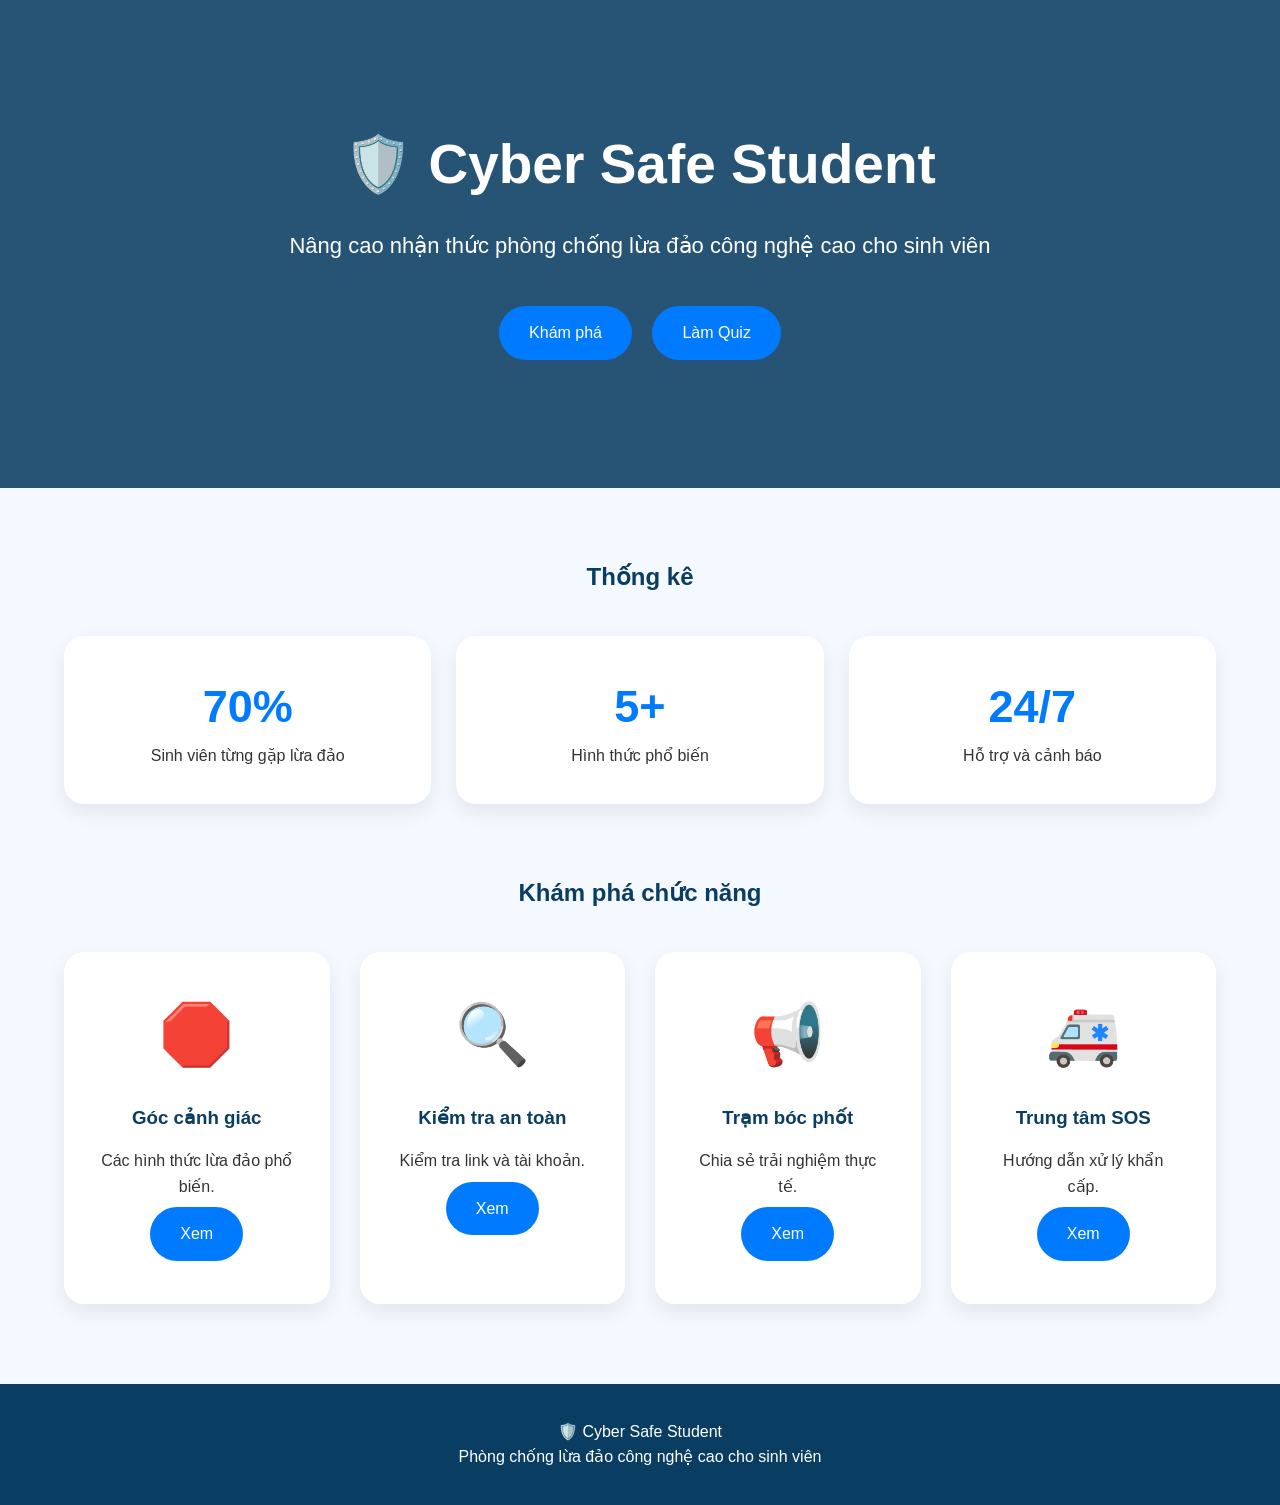
<file: index.html>
<!doctype html>
<html lang="vi">
  <head>
    <meta charset="UTF-8" />
    <meta name="viewport" content="width=device-width, initial-scale=1" />

    <title>Cyber Safe Student</title>

    <link rel="stylesheet" href="css/style.css" />
  </head>

  <body>
    <!-- DÁN MENU -->

    <section class="hero">
      <h1>🛡️ Cyber Safe Student</h1>

      <p>Nâng cao nhận thức phòng chống lừa đảo công nghệ cao cho sinh viên</p>

      <a href="canhgiac.html" class="btn"> Khám phá </a>

      <a href="quiz.html" class="btn"> Làm Quiz </a>
    </section>

    <section class="section">
      <h2 class="title">Thống kê</h2>

      <div class="stats">
        <div class="stat">
          <h2>70%</h2>
          <p>Sinh viên từng gặp lừa đảo</p>
        </div>

        <div class="stat">
          <h2>5+</h2>
          <p>Hình thức phổ biến</p>
        </div>

        <div class="stat">
          <h2>24/7</h2>
          <p>Hỗ trợ và cảnh báo</p>
        </div>
      </div>
    </section>

    <section class="section">
      <h2 class="title">Khám phá chức năng</h2>

      <div class="cards">
        <div class="card">
          <div class="icon">🛑</div>
          <h3>Góc cảnh giác</h3>
          <p>Các hình thức lừa đảo phổ biến.</p>
          <a class="btn" href="canhgiac.html"> Xem </a>
        </div>

        <div class="card">
          <div class="icon">🔍</div>
          <h3>Kiểm tra an toàn</h3>
          <p>Kiểm tra link và tài khoản.</p>
          <a class="btn" href="kiemtra.html"> Xem </a>
        </div>

        <div class="card">
          <div class="icon">📢</div>
          <h3>Trạm bóc phốt</h3>
          <p>Chia sẻ trải nghiệm thực tế.</p>
          <a class="btn" href="bocphot.html"> Xem </a>
        </div>

        <div class="card">
          <div class="icon">🚑</div>
          <h3>Trung tâm SOS</h3>
          <p>Hướng dẫn xử lý khẩn cấp.</p>
          <a class="btn" href="sos.html"> Xem </a>
        </div>
      </div>
    </section>

    <footer>
      🛡️ Cyber Safe Student<br />
      Phòng chống lừa đảo công nghệ cao cho sinh viên
    </footer>

    <script src="js/script.js"></script>
  </body>
</html>
</file>
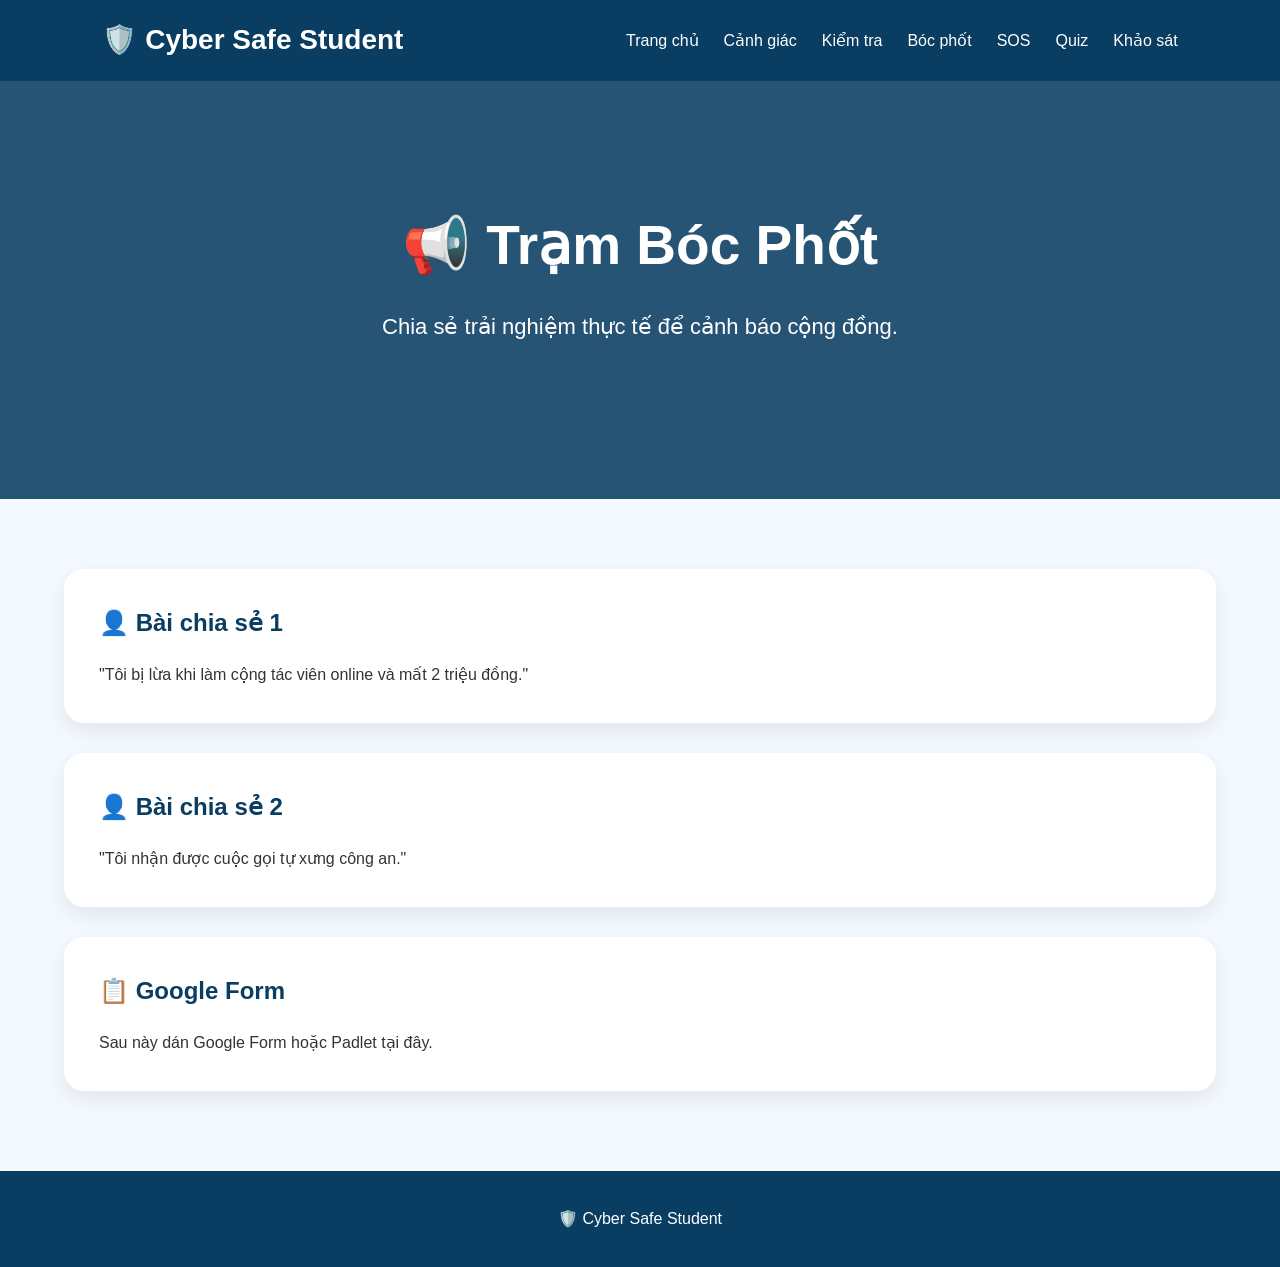
<file: bocphot.html>
<nav class="navbar">
  <div class="logo">🛡️ Cyber Safe Student</div>

  <div class="menu-btn">☰</div>

  <ul class="nav-links">
    <li><a href="index.html">Trang chủ</a></li>
    <li><a href="canhgiac.html">Cảnh giác</a></li>
    <li><a href="kiemtra.html">Kiểm tra</a></li>
    <li><a href="bocphot.html">Bóc phốt</a></li>
    <li><a href="sos.html">SOS</a></li>
    <li><a href="quiz.html">Quiz</a></li>
    <li><a href="khaosat.html">Khảo sát</a></li>
  </ul>
</nav>
<!doctype html>
<html lang="vi">
  <head>
    <meta charset="UTF-8" />
    <meta name="viewport" content="width=device-width, initial-scale=1" />
    <title>Trạm Bóc Phốt</title>
    <link rel="stylesheet" href="css/style.css" />
  </head>
  <body>
    <!-- DÁN NAVBAR -->

    <section class="hero">
      <h1>📢 Trạm Bóc Phốt</h1>

      <p>Chia sẻ trải nghiệm thực tế để cảnh báo cộng đồng.</p>
    </section>

    <section class="section">
      <div class="box">
        <h2>👤 Bài chia sẻ 1</h2>

        <p>"Tôi bị lừa khi làm cộng tác viên online và mất 2 triệu đồng."</p>
      </div>

      <div class="box">
        <h2>👤 Bài chia sẻ 2</h2>

        <p>"Tôi nhận được cuộc gọi tự xưng công an."</p>
      </div>

      <div class="box">
        <h2>📋 Google Form</h2>

        <p>Sau này dán Google Form hoặc Padlet tại đây.</p>
      </div>
    </section>

    <footer>🛡️ Cyber Safe Student</footer>

    <script src="js/script.js"></script>
  </body>
</html>
</file>
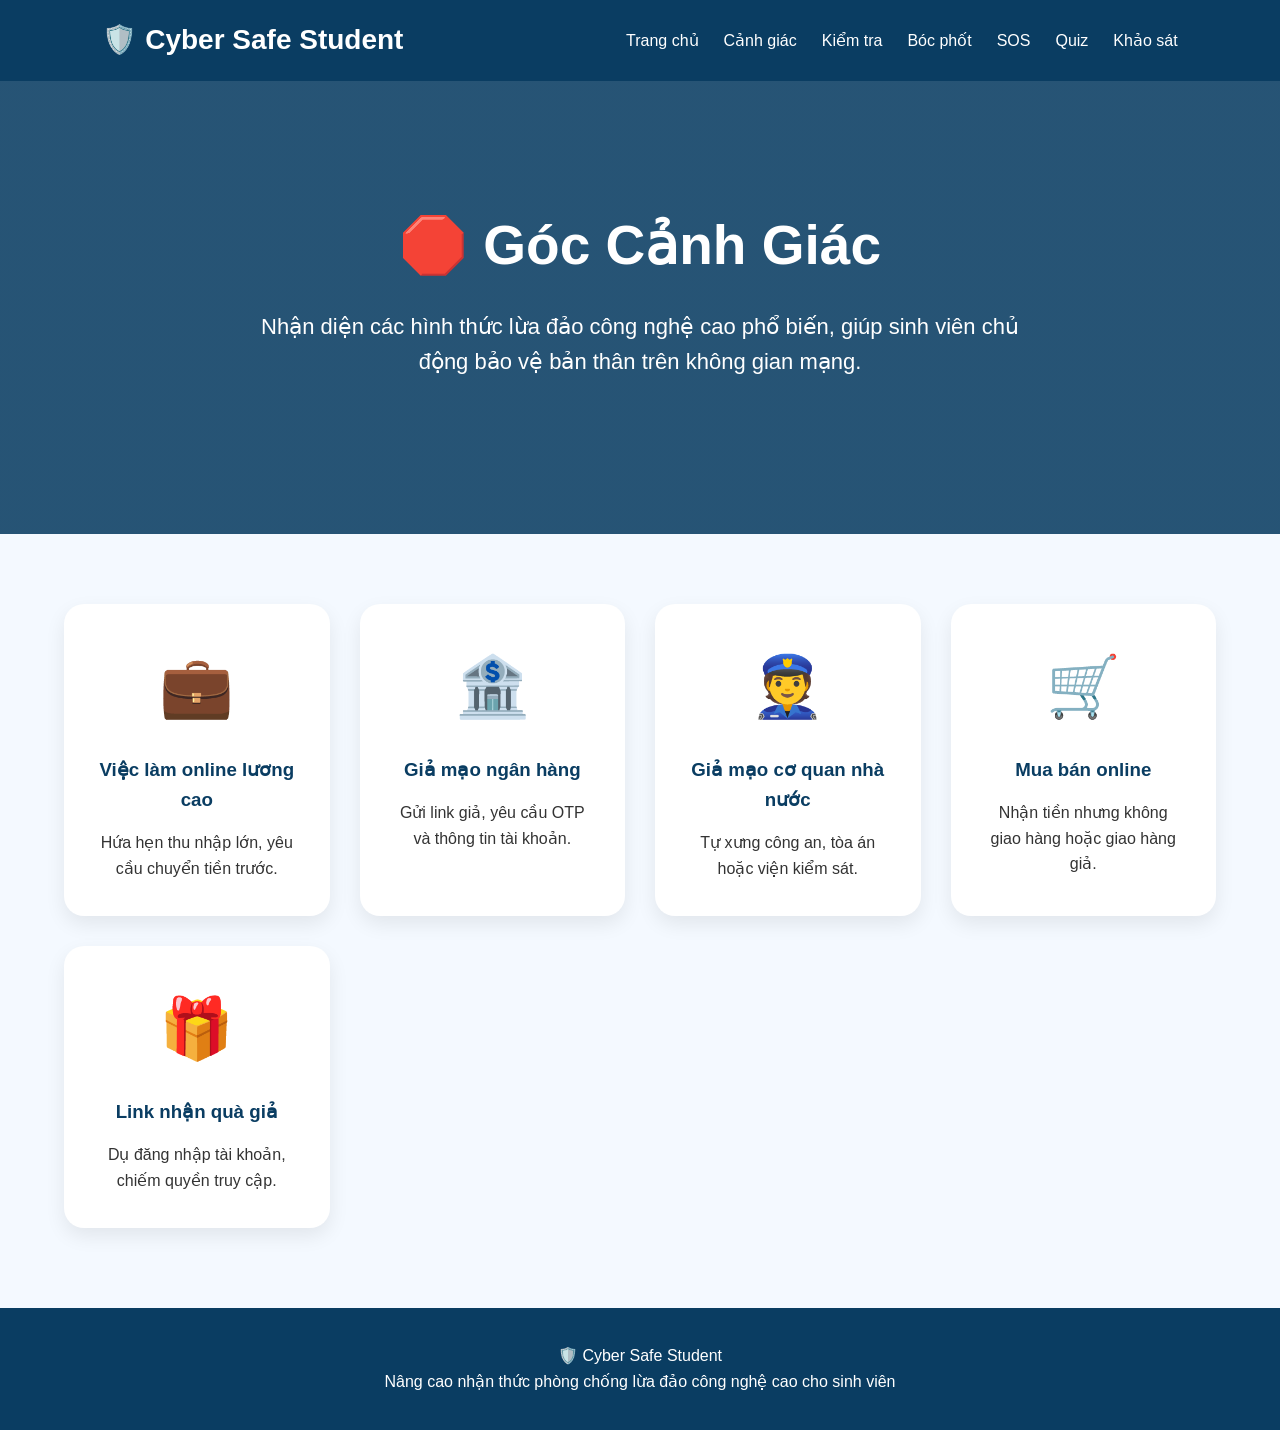
<file: canhgiac.html>
<!doctype html>
<html lang="vi">
  <head>
    <meta charset="UTF-8" />
    <meta name="viewport" content="width=device-width, initial-scale=1.0" />
    <title>Góc Cảnh Giác</title>
    <link rel="stylesheet" href="css/style.css" />
  </head>

  <body>
    <nav class="navbar">
      <div class="logo">🛡️ Cyber Safe Student</div>

      <div class="menu-btn">☰</div>

      <ul class="nav-links">
        <li><a href="index.html">Trang chủ</a></li>
        <li><a href="canhgiac.html">Cảnh giác</a></li>
        <li><a href="kiemtra.html">Kiểm tra</a></li>
        <li><a href="bocphot.html">Bóc phốt</a></li>
        <li><a href="sos.html">SOS</a></li>
        <li><a href="quiz.html">Quiz</a></li>
        <li><a href="khaosat.html">Khảo sát</a></li>
      </ul>
    </nav>

    <section class="hero">
      <div class="hero-content">
        <h1>🛑 Góc Cảnh Giác</h1>

        <p>
          Nhận diện các hình thức lừa đảo công nghệ cao phổ biến, giúp sinh viên
          chủ động bảo vệ bản thân trên không gian mạng.
        </p>
      </div>
    </section>

    <section class="section">
      <div class="cards">
        <div class="card">
          <div class="icon">💼</div>
          <h3>Việc làm online lương cao</h3>
          <p>Hứa hẹn thu nhập lớn, yêu cầu chuyển tiền trước.</p>
        </div>

        <div class="card">
          <div class="icon">🏦</div>
          <h3>Giả mạo ngân hàng</h3>
          <p>Gửi link giả, yêu cầu OTP và thông tin tài khoản.</p>
        </div>

        <div class="card">
          <div class="icon">👮</div>
          <h3>Giả mạo cơ quan nhà nước</h3>
          <p>Tự xưng công an, tòa án hoặc viện kiểm sát.</p>
        </div>

        <div class="card">
          <div class="icon">🛒</div>
          <h3>Mua bán online</h3>
          <p>Nhận tiền nhưng không giao hàng hoặc giao hàng giả.</p>
        </div>

        <div class="card">
          <div class="icon">🎁</div>
          <h3>Link nhận quà giả</h3>
          <p>Dụ đăng nhập tài khoản, chiếm quyền truy cập.</p>
        </div>
      </div>
    </section>

    <footer>
      🛡️ Cyber Safe Student<br />
      Nâng cao nhận thức phòng chống lừa đảo công nghệ cao cho sinh viên
    </footer>

    <script src="js/script.js"></script>
  </body>
</html>
</file>
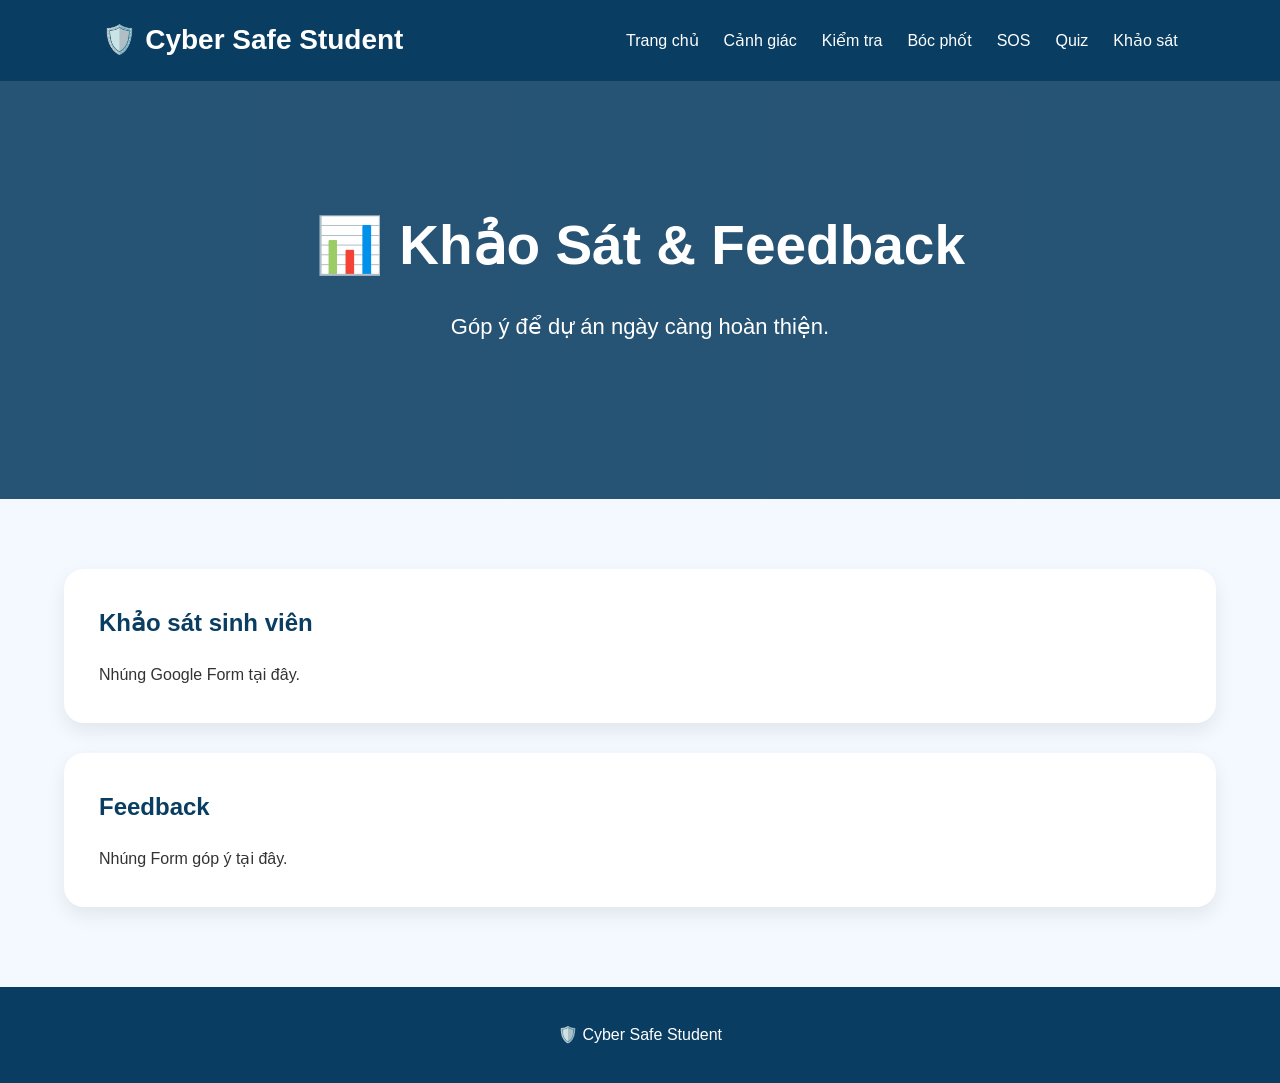
<file: khaosat.html>
<nav class="navbar">
  <div class="logo">🛡️ Cyber Safe Student</div>

  <div class="menu-btn">☰</div>

  <ul class="nav-links">
    <li><a href="index.html">Trang chủ</a></li>
    <li><a href="canhgiac.html">Cảnh giác</a></li>
    <li><a href="kiemtra.html">Kiểm tra</a></li>
    <li><a href="bocphot.html">Bóc phốt</a></li>
    <li><a href="sos.html">SOS</a></li>
    <li><a href="quiz.html">Quiz</a></li>
    <li><a href="khaosat.html">Khảo sát</a></li>
  </ul>
</nav>
<!doctype html>
<html lang="vi">
  <head>
    <meta charset="UTF-8" />
    <meta name="viewport" content="width=device-width, initial-scale=1" />
    <title>Khảo Sát</title>
    <link rel="stylesheet" href="css/style.css" />
  </head>
  <body>
    <!-- DÁN NAVBAR -->

    <section class="hero">
      <h1>📊 Khảo Sát & Feedback</h1>

      <p>Góp ý để dự án ngày càng hoàn thiện.</p>
    </section>

    <section class="section">
      <div class="box">
        <h2>Khảo sát sinh viên</h2>

        <p>Nhúng Google Form tại đây.</p>
      </div>

      <div class="box">
        <h2>Feedback</h2>

        <p>Nhúng Form góp ý tại đây.</p>
      </div>
    </section>

    <footer>🛡️ Cyber Safe Student</footer>

    <script src="js/script.js"></script>
  </body>
</html>
</file>
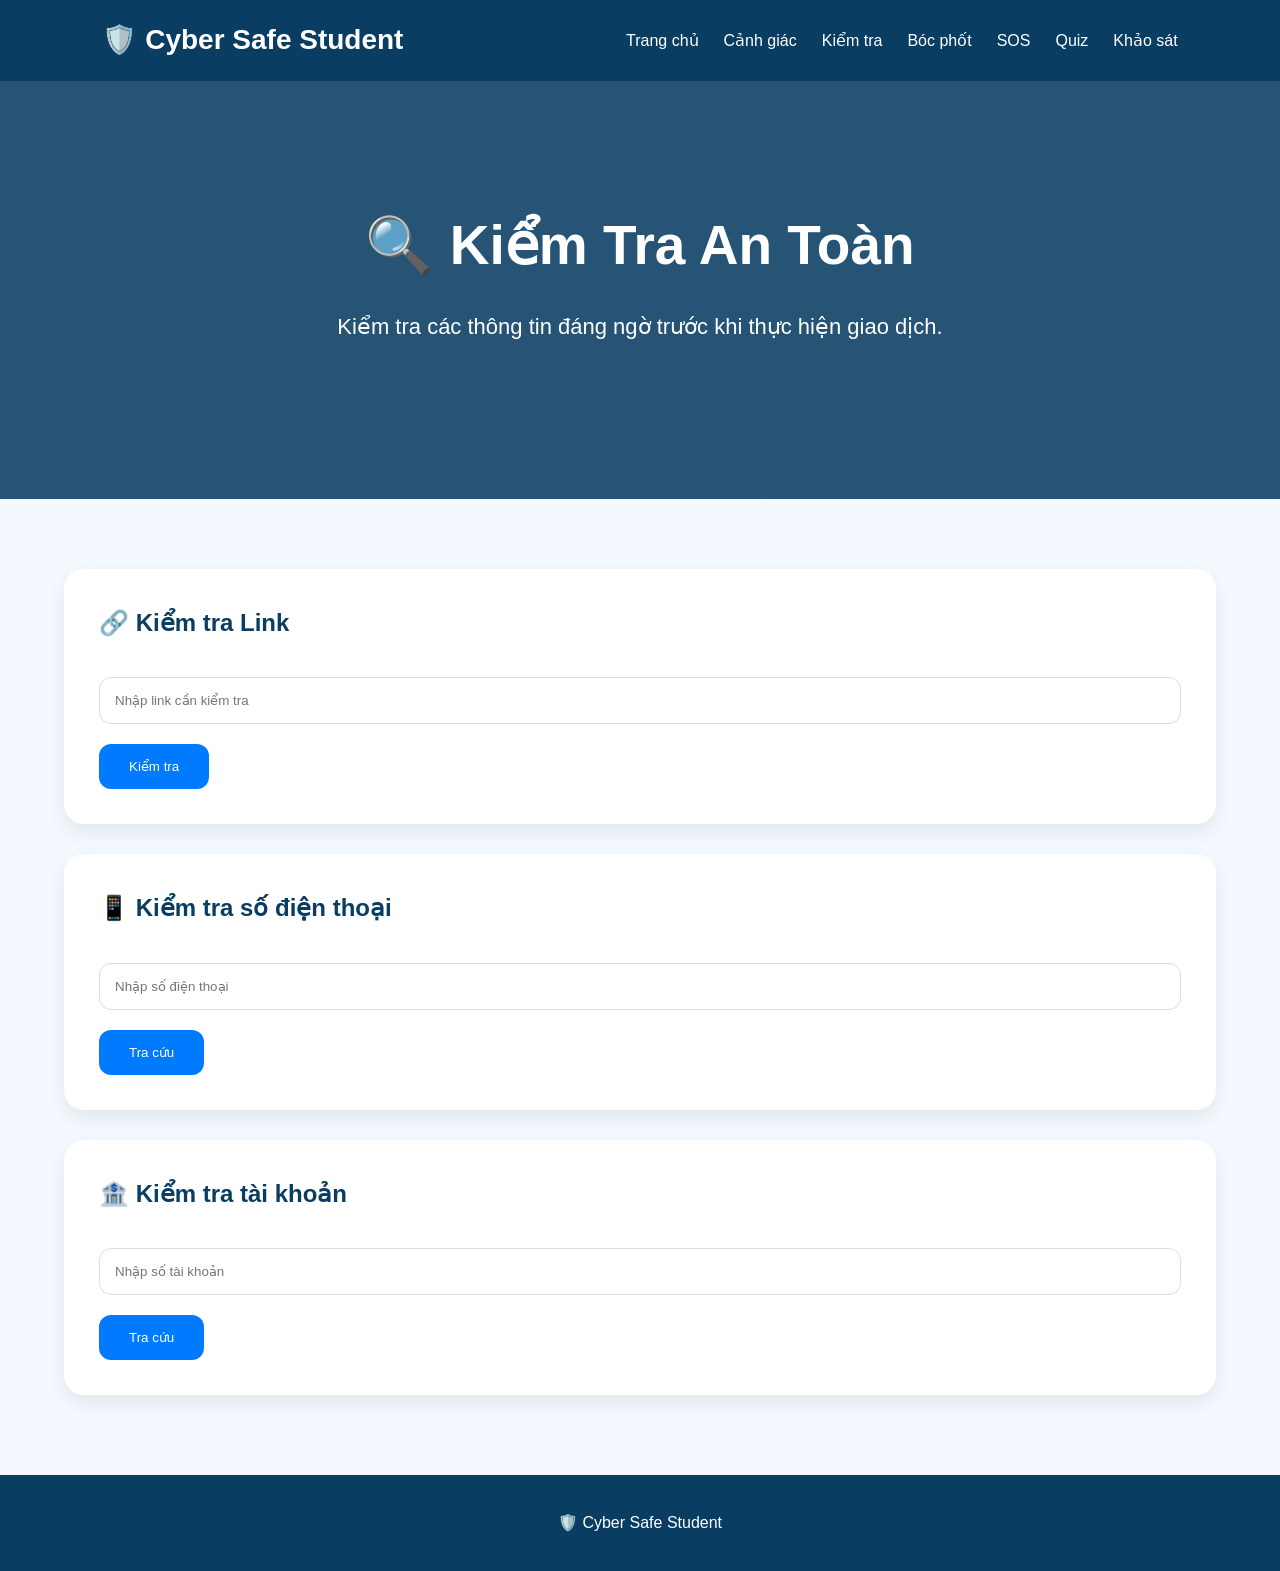
<file: kiemtra.html>
<nav class="navbar">
  <div class="logo">🛡️ Cyber Safe Student</div>

  <div class="menu-btn">☰</div>

  <ul class="nav-links">
    <li><a href="index.html">Trang chủ</a></li>
    <li><a href="canhgiac.html">Cảnh giác</a></li>
    <li><a href="kiemtra.html">Kiểm tra</a></li>
    <li><a href="bocphot.html">Bóc phốt</a></li>
    <li><a href="sos.html">SOS</a></li>
    <li><a href="quiz.html">Quiz</a></li>
    <li><a href="khaosat.html">Khảo sát</a></li>
  </ul>
</nav>
<!doctype html>
<html lang="vi">
  <head>
    <meta charset="UTF-8" />
    <meta name="viewport" content="width=device-width, initial-scale=1" />
    <title>Kiểm Tra An Toàn</title>
    <link rel="stylesheet" href="css/style.css" />
  </head>
  <body>
    <!-- DÁN NAVBAR -->

    <section class="hero">
      <h1>🔍 Kiểm Tra An Toàn</h1>

      <p>Kiểm tra các thông tin đáng ngờ trước khi thực hiện giao dịch.</p>
    </section>

    <section class="section">
      <div class="box">
        <h2>🔗 Kiểm tra Link</h2>

        <input type="text" placeholder="Nhập link cần kiểm tra" />

        <button>Kiểm tra</button>
      </div>

      <div class="box">
        <h2>📱 Kiểm tra số điện thoại</h2>

        <input type="text" placeholder="Nhập số điện thoại" />

        <button>Tra cứu</button>
      </div>

      <div class="box">
        <h2>🏦 Kiểm tra tài khoản</h2>

        <input type="text" placeholder="Nhập số tài khoản" />

        <button>Tra cứu</button>
      </div>
    </section>

    <footer>🛡️ Cyber Safe Student</footer>

    <script src="js/script.js"></script>
  </body>
</html>
</file>
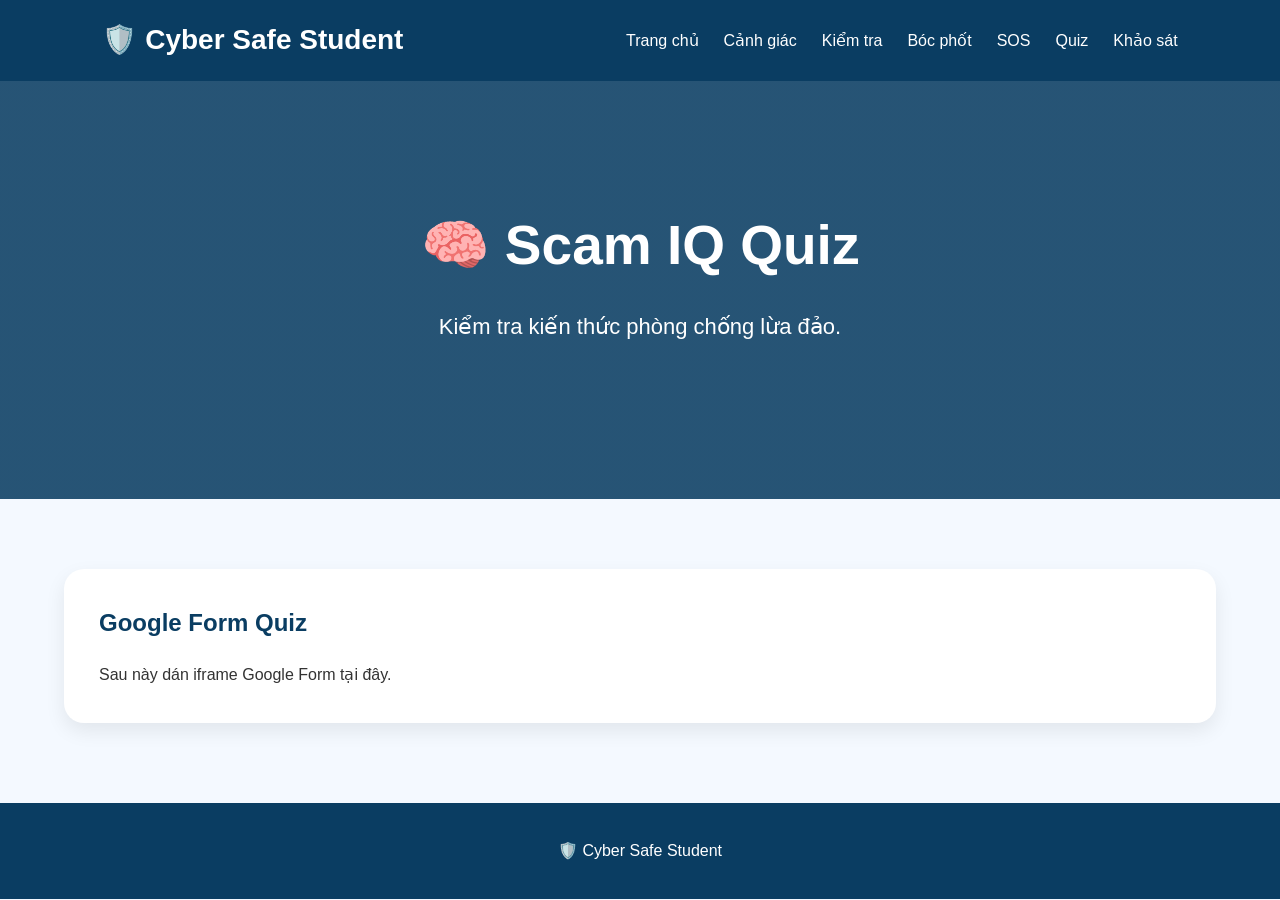
<file: quiz.html>
<nav class="navbar">
  <div class="logo">🛡️ Cyber Safe Student</div>

  <div class="menu-btn">☰</div>

  <ul class="nav-links">
    <li><a href="index.html">Trang chủ</a></li>
    <li><a href="canhgiac.html">Cảnh giác</a></li>
    <li><a href="kiemtra.html">Kiểm tra</a></li>
    <li><a href="bocphot.html">Bóc phốt</a></li>
    <li><a href="sos.html">SOS</a></li>
    <li><a href="quiz.html">Quiz</a></li>
    <li><a href="khaosat.html">Khảo sát</a></li>
  </ul>
</nav>
<!doctype html>
<html lang="vi">
  <head>
    <meta charset="UTF-8" />
    <meta name="viewport" content="width=device-width, initial-scale=1" />
    <title>Scam IQ Quiz</title>
    <link rel="stylesheet" href="css/style.css" />
  </head>
  <body>
    <!-- DÁN NAVBAR -->

    <section class="hero">
      <h1>🧠 Scam IQ Quiz</h1>

      <p>Kiểm tra kiến thức phòng chống lừa đảo.</p>
    </section>

    <section class="section">
      <div class="box">
        <h2>Google Form Quiz</h2>

        <p>Sau này dán iframe Google Form tại đây.</p>
      </div>
    </section>

    <footer>🛡️ Cyber Safe Student</footer>

    <script src="js/script.js"></script>
  </body>
</html>
</file>
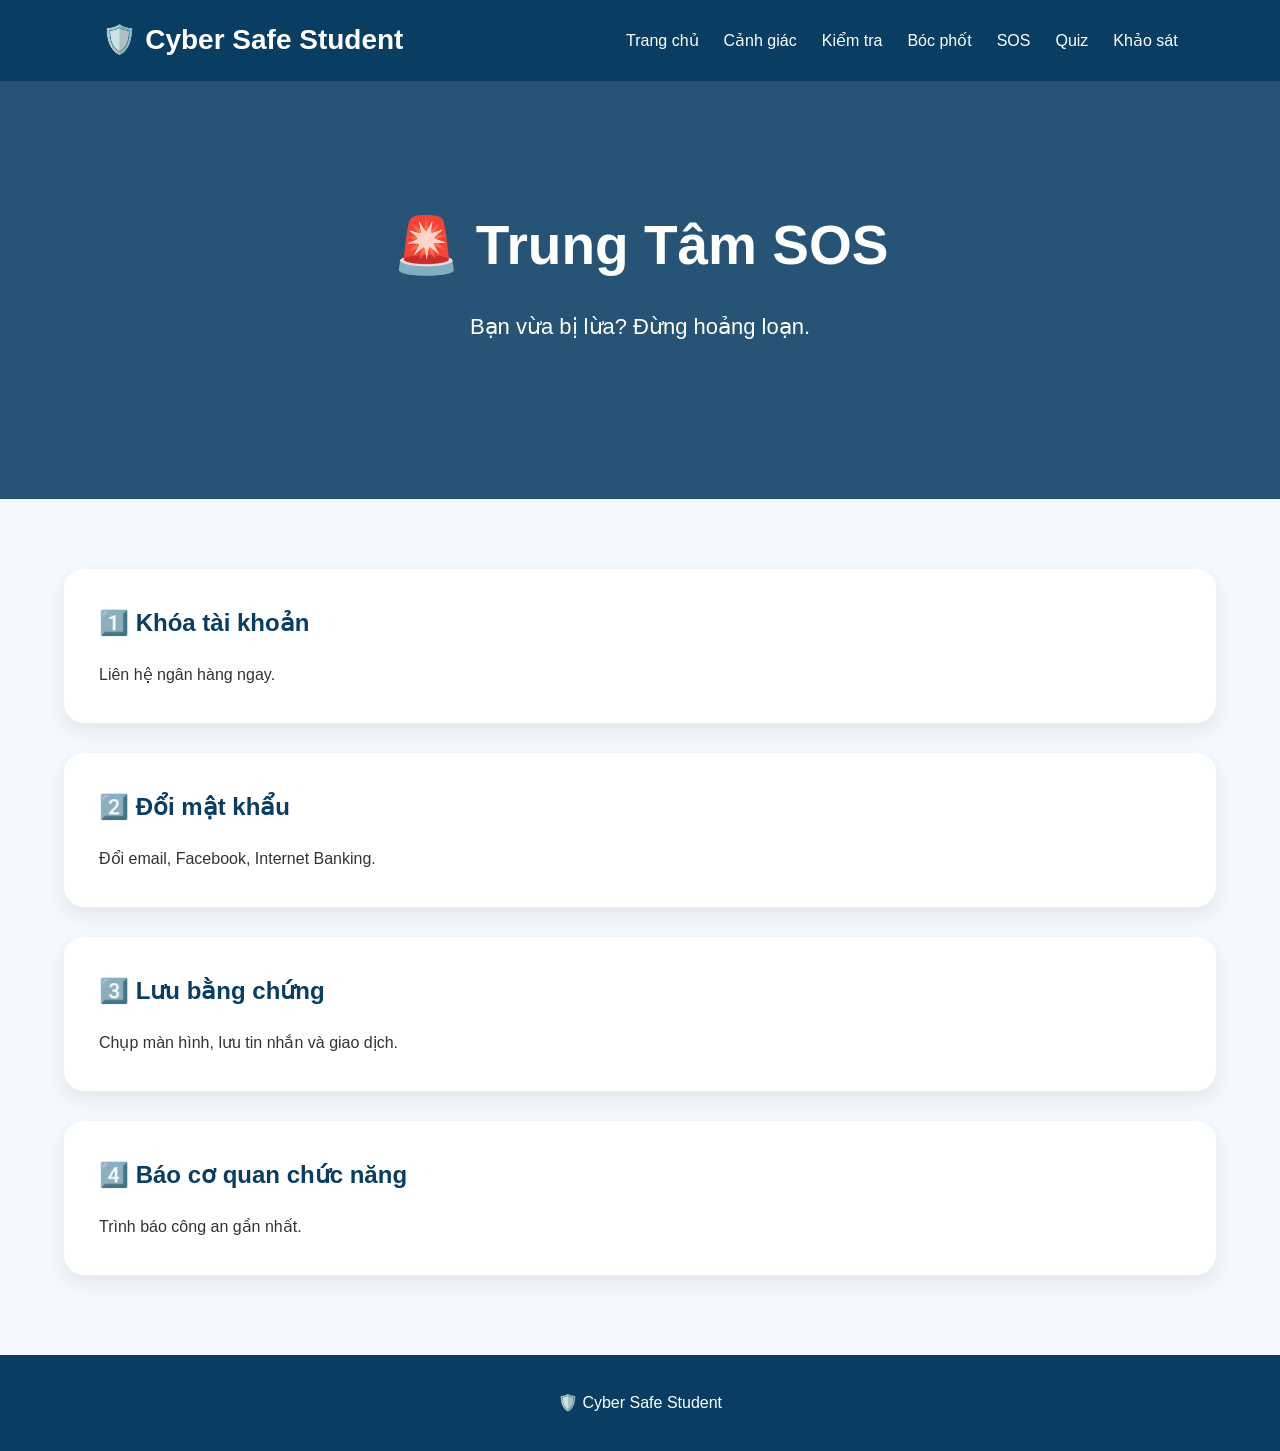
<file: sos.html>
<nav class="navbar">
  <div class="logo">🛡️ Cyber Safe Student</div>

  <div class="menu-btn">☰</div>

  <ul class="nav-links">
    <li><a href="index.html">Trang chủ</a></li>
    <li><a href="canhgiac.html">Cảnh giác</a></li>
    <li><a href="kiemtra.html">Kiểm tra</a></li>
    <li><a href="bocphot.html">Bóc phốt</a></li>
    <li><a href="sos.html">SOS</a></li>
    <li><a href="quiz.html">Quiz</a></li>
    <li><a href="khaosat.html">Khảo sát</a></li>
  </ul>
</nav>

<!doctype html>
<html lang="vi">
  <head>
    <meta charset="UTF-8" />
    <meta name="viewport" content="width=device-width, initial-scale=1" />
    <title>Trung Tâm SOS</title>
    <link rel="stylesheet" href="css/style.css" />
  </head>
  <body>
    <!-- DÁN NAVBAR -->

    <section class="hero">
      <h1>🚨 Trung Tâm SOS</h1>

      <p>Bạn vừa bị lừa? Đừng hoảng loạn.</p>
    </section>

    <section class="section">
      <div class="box">
        <h2>1️⃣ Khóa tài khoản</h2>

        <p>Liên hệ ngân hàng ngay.</p>
      </div>

      <div class="box">
        <h2>2️⃣ Đổi mật khẩu</h2>

        <p>Đổi email, Facebook, Internet Banking.</p>
      </div>

      <div class="box">
        <h2>3️⃣ Lưu bằng chứng</h2>

        <p>Chụp màn hình, lưu tin nhắn và giao dịch.</p>
      </div>

      <div class="box">
        <h2>4️⃣ Báo cơ quan chức năng</h2>

        <p>Trình báo công an gần nhất.</p>
      </div>
    </section>

    <footer>🛡️ Cyber Safe Student</footer>

    <script src="js/script.js"></script>
  </body>
</html>
</file>
<file: css/style.css>
* {
  margin: 0;
  padding: 0;
  box-sizing: border-box;
  font-family: "Segoe UI", sans-serif;
}

html {
  scroll-behavior: smooth;
}

body {
  background: #f4f9ff;
  color: #333;
  line-height: 1.6;
}

/* NAVBAR */

.navbar {
  background: #0a3d62;
  padding: 18px 8%;
  display: flex;
  justify-content: space-between;
  align-items: center;
  position: sticky;
  top: 0;
  z-index: 1000;
}

.logo {
  color: white;
  font-size: 28px;
  font-weight: bold;
}

.nav-links {
  display: flex;
  list-style: none;
  gap: 25px;
}

.nav-links a {
  color: white;
  text-decoration: none;
  transition: 0.3s;
}

.nav-links a:hover {
  color: #00a8ff;
}

.menu-btn {
  display: none;
  color: white;
  font-size: 30px;
  cursor: pointer;
}

/* HERO */

.hero {
  background: linear-gradient(rgba(10, 61, 98, 0.88), rgba(10, 61, 98, 0.88));
  color: white;
  text-align: center;
  padding: 120px 20px;
}

.hero h1 {
  font-size: 55px;
  margin-bottom: 20px;
}

.hero p {
  font-size: 22px;
  max-width: 800px;
  margin: auto;
  margin-bottom: 35px;
}

/* BUTTON */

.btn {
  display: inline-block;
  background: #007bff;
  color: white;
  padding: 14px 30px;
  border-radius: 50px;
  text-decoration: none;
  margin: 8px;
  transition: 0.3s;
}

.btn:hover {
  transform: translateY(-5px);
}

/* SECTION */

.section {
  width: 90%;
  max-width: 1200px;
  margin: 70px auto;
}

.title {
  text-align: center;
  color: #0a3d62;
  margin-bottom: 40px;
}

/* STATS */

.stats {
  display: grid;
  grid-template-columns: repeat(auto-fit, minmax(250px, 1fr));
  gap: 25px;
}

.stat {
  background: white;
  padding: 35px;
  border-radius: 20px;
  text-align: center;
  box-shadow: 0 8px 20px rgba(0, 0, 0, 0.08);
}

.stat h2 {
  font-size: 45px;
  color: #007bff;
}

/* CARD */

.cards {
  display: grid;
  grid-template-columns: repeat(auto-fit, minmax(250px, 1fr));
  gap: 30px;
}

.card {
  background: white;
  padding: 35px;
  border-radius: 20px;
  text-align: center;
  box-shadow: 0 8px 20px rgba(0, 0, 0, 0.08);
  transition: 0.3s;
}

.card:hover {
  transform: translateY(-10px);
}

.card .icon {
  font-size: 60px;
  margin-bottom: 20px;
}

.card h3 {
  color: #0a3d62;
  margin-bottom: 15px;
}

/* CONTENT BOX */

.box {
  background: white;
  padding: 35px;
  border-radius: 20px;
  margin-bottom: 30px;
  box-shadow: 0 8px 20px rgba(0, 0, 0, 0.08);
}

.box h2 {
  color: #0a3d62;
  margin-bottom: 20px;
}

.box ul {
  margin-left: 20px;
}

/* FORM */

input,
textarea {
  width: 100%;
  padding: 15px;
  border: 1px solid #ddd;
  border-radius: 12px;
  margin-top: 15px;
}

button {
  background: #007bff;
  color: white;
  border: none;
  padding: 15px 30px;
  border-radius: 12px;
  margin-top: 20px;
  cursor: pointer;
}

/* FOOTER */

footer {
  background: #0a3d62;
  color: white;
  text-align: center;
  padding: 35px;
  margin-top: 80px;
}

/* MOBILE */

@media (max-width: 900px) {
  .menu-btn {
    display: block;
  }

  .nav-links {
    display: none;
    position: absolute;
    top: 80px;
    left: 0;
    width: 100%;
    background: #0a3d62;
    flex-direction: column;
    text-align: center;
    padding: 25px;
  }

  .nav-links.active {
    display: flex;
  }

  .hero h1 {
    font-size: 38px;
  }

  .hero p {
    font-size: 18px;
  }
}
</file>
